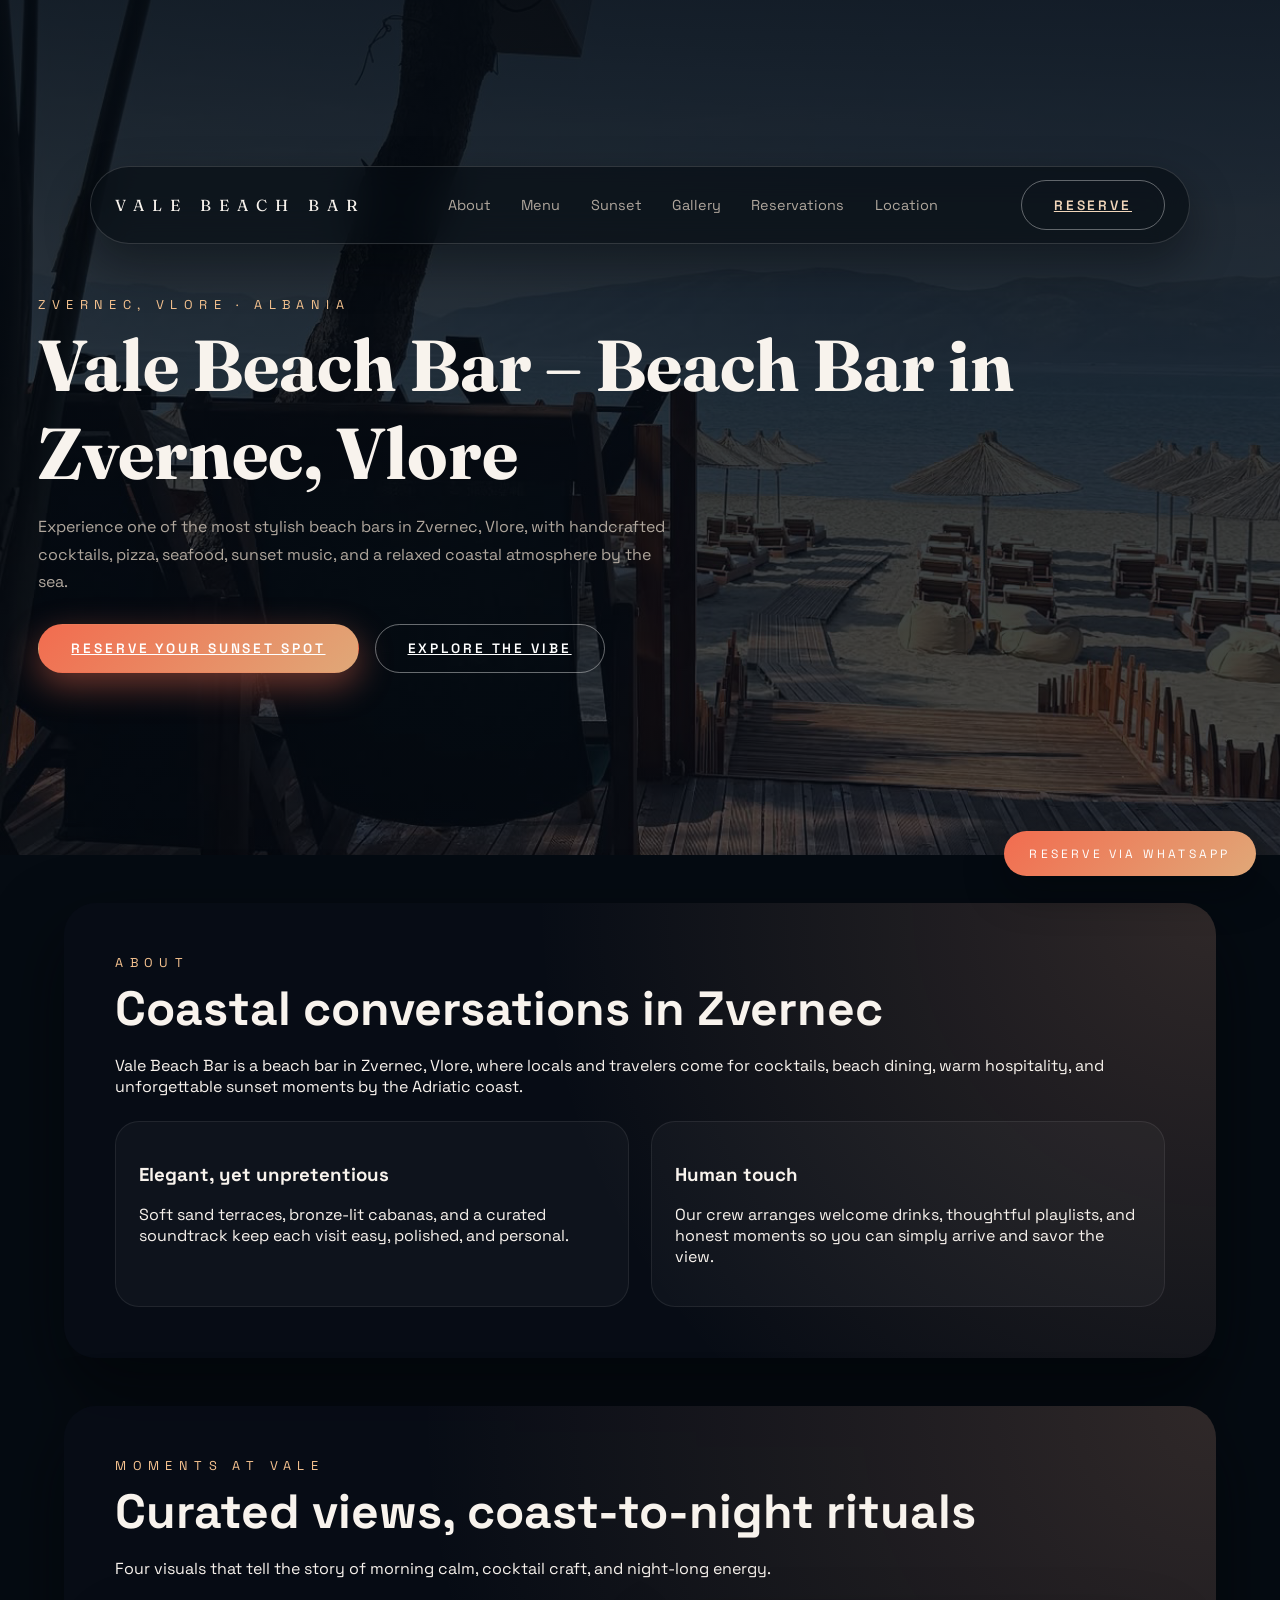
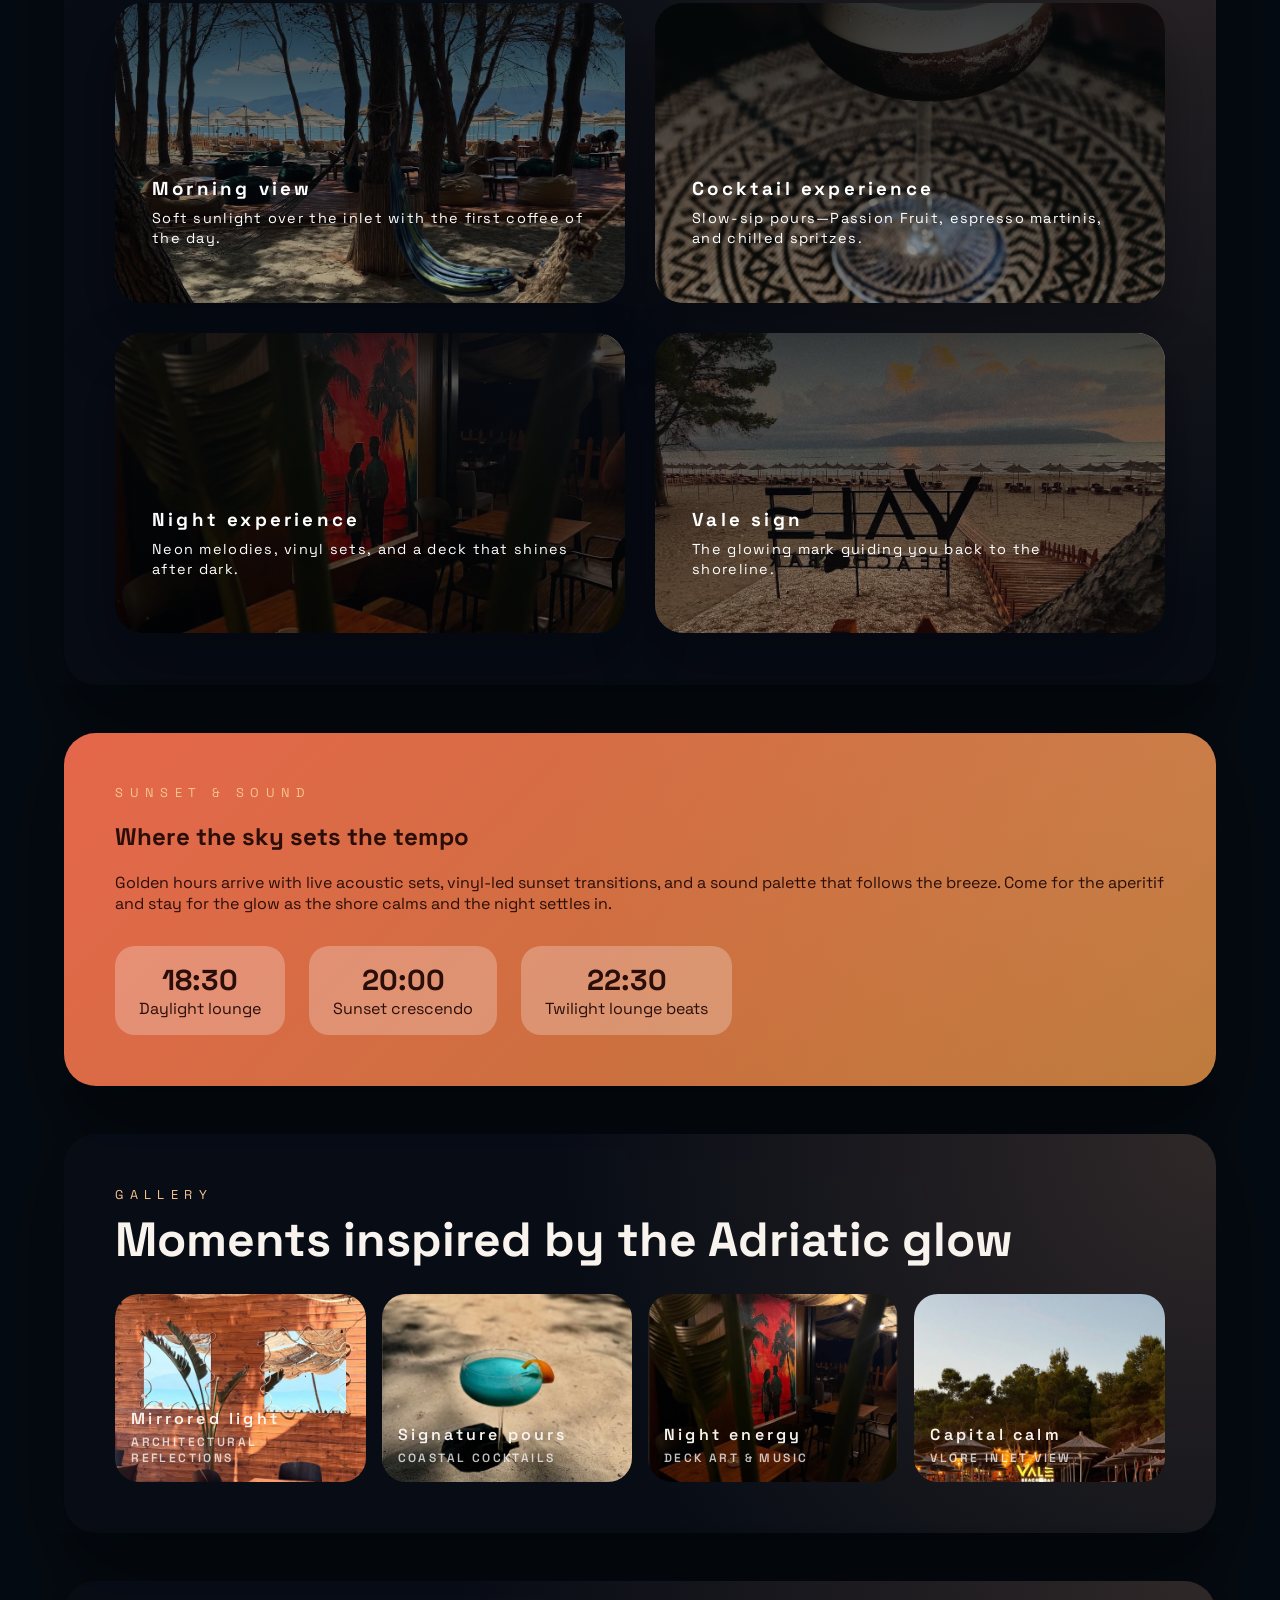
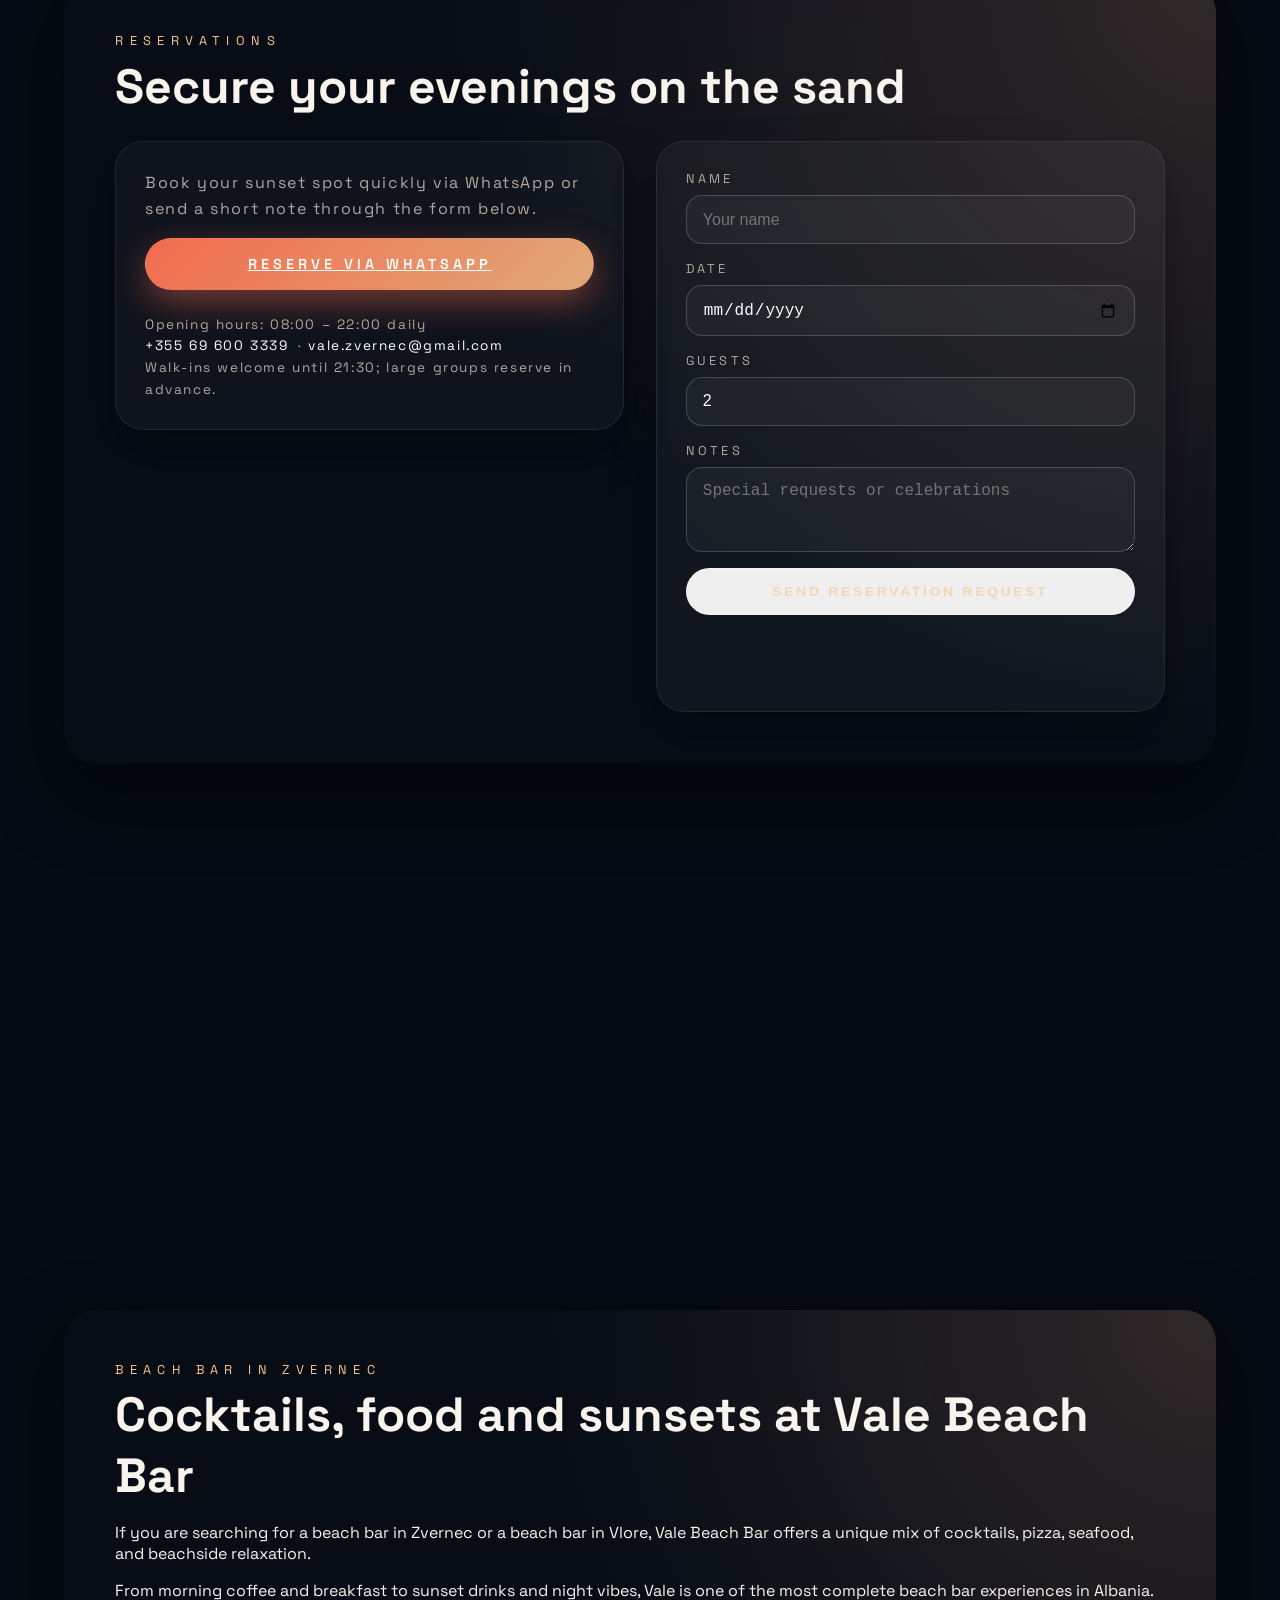
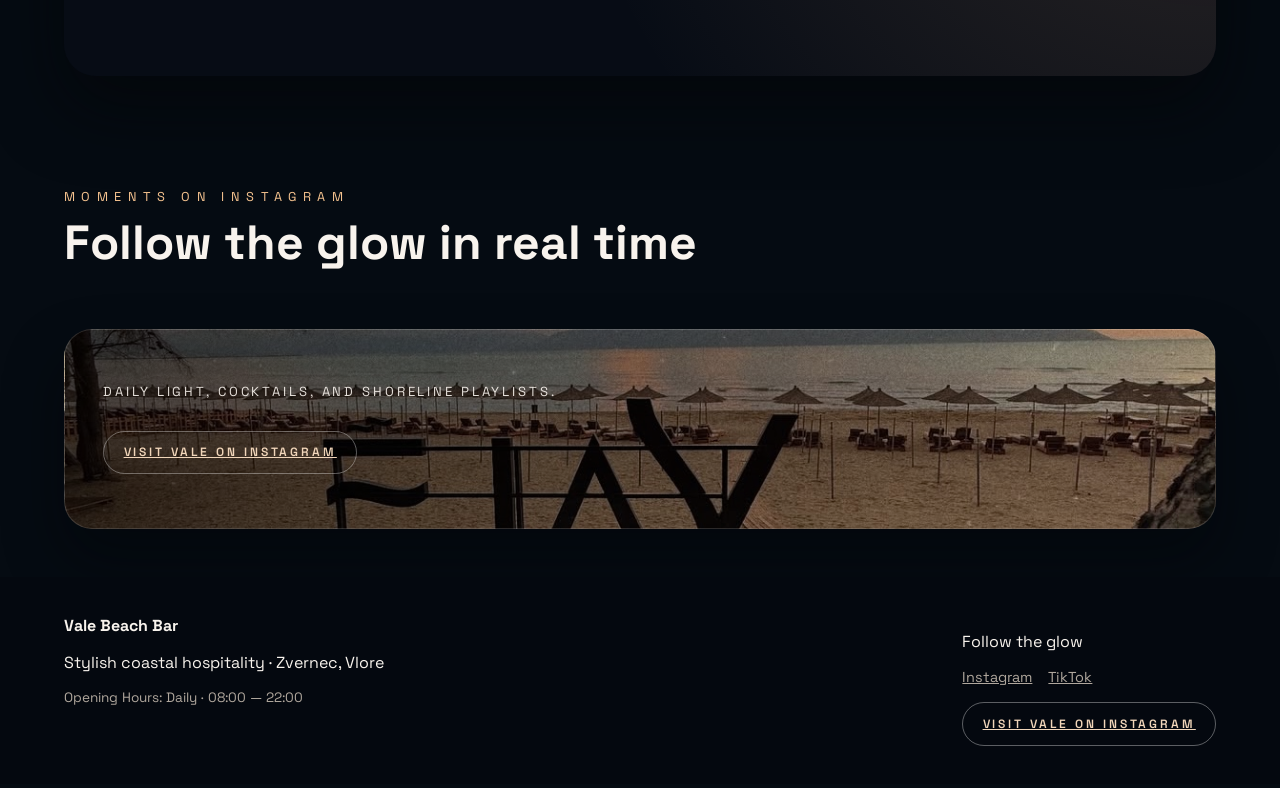
<file: index.html>
﻿<!DOCTYPE html>
<html lang="en">
<head>
  <meta charset="UTF-8" />
  <meta name="viewport" content="width=device-width, initial-scale=1.0" />

  <title>Vale Beach Bar | Beach Bar in Zvernec, Vlore Albania</title>
  <meta
    name="description"
    content="Vale Beach Bar is a beach bar in Zvernec, Vlore, Albania. Enjoy cocktails, pizza, seafood, sunset vibes and relaxed coastal hospitality near Narta Lagoon."
  />
  <link rel="canonical" href="https://valebeachbar.com/" />

  <meta name="google-site-verification" content="GKLmR2p6Ak19bA_Rp19M5chT8YZHTCaZN3icz0t9vqM" />
  <meta property="og:title" content="Vale Beach Bar | Beach Bar in Zvernec, Vlore Albania" />
  <meta property="og:description" content="Cocktails, pizza, seafood and sunset vibes in Zvernec, Vlore." />
  <meta property="og:type" content="website" />
  <meta property="og:url" content="https://valebeachbar.com/" />
  <meta property="og:image" content="https://valebeachbar.com/assets/images/vale-sign.jpeg" />

  <link rel="stylesheet" href="style.css" />
  <link rel="icon" href="assets/images/vale-sign.jpeg" type="image/jpeg" />

  <link rel="preconnect" href="https://fonts.googleapis.com" />
  <link rel="preconnect" href="https://fonts.gstatic.com" crossorigin />
  <link
    href="https://fonts.googleapis.com/css2?family=Fraunces:wght@400;600&family=Space+Grotesk:wght@400;500;600&display=swap"
    rel="stylesheet"
  />
</head>
<body>
  <header class="hero reveal" id="hero">
    <nav class="nav">
      <div class="logo">Vale Beach Bar</div>
      <div class="nav-links">
        <a href="#about">About</a>
        <a href="menu.html">Menu</a>
        <a href="#sunset">Sunset</a>
        <a href="#gallery">Gallery</a>
        <a href="#reservations">Reservations</a>
        <a href="#location">Location</a>
      </div>
      <div class="nav-actions">
        <a class="btn secondary" href="#reservations">Reserve</a>
      </div>
    </nav>

    <div class="hero-content">
      <p class="eyebrow">Zvernec, Vlore · Albania</p>
      <h1>Vale Beach Bar – Beach Bar in Zvernec, Vlore</h1>
      <p class="hero-sub">
        Experience one of the most stylish beach bars in Zvernec, Vlore, with handcrafted cocktails, pizza, seafood, sunset music, and a relaxed coastal atmosphere by the sea.
      </p>
      <div class="hero-cta">
        <a class="btn primary" href="#reservations">Reserve your sunset spot</a>
        <a class="btn ghost" href="#gallery">Explore the vibe</a>
      </div>
    </div>
  </header>

  <main>
    <div class="main-content">
      <section id="about" class="panel about reveal">
        <div class="section-heading">
          <p class="eyebrow">About</p>
          <h2>Coastal conversations in Zvernec</h2>
          <p>
            Vale Beach Bar is a beach bar in Zvernec, Vlore, where locals and travelers come for cocktails, beach dining, warm hospitality, and unforgettable sunset moments by the Adriatic coast.
          </p>
        </div>
        <div class="about-layout">
          <article>
            <h3>Elegant, yet unpretentious</h3>
            <p>
              Soft sand terraces, bronze-lit cabanas, and a curated soundtrack keep each visit easy, polished, and personal.
            </p>
          </article>
          <article>
            <h3>Human touch</h3>
            <p>
              Our crew arranges welcome drinks, thoughtful playlists, and honest moments so you can simply arrive and savor the view.
            </p>
          </article>
        </div>
      </section>

      <section id="experiences" class="panel experiences reveal">
        <div class="section-heading">
          <p class="eyebrow">Moments at Vale</p>
          <h2>Curated views, coast-to-night rituals</h2>
          <p>Four visuals that tell the story of morning calm, cocktail craft, and night-long energy.</p>
        </div>
        <div class="experiences-grid">
          <article class="experience-card morning" style="background-image: url('assets/images/deck-view.jpeg');">
            <div>
              <h3>Morning view</h3>
              <p>Soft sunlight over the inlet with the first coffee of the day.</p>
            </div>
          </article>
          <article class="experience-card cocktail" style="background-image: url('assets/images/espresso-martini.jpeg');">
            <div>
              <h3>Cocktail experience</h3>
              <p>Slow-sip pours—Passion Fruit, espresso martinis, and chilled spritzes.</p>
            </div>
          </article>
          <article class="experience-card night" style="background-image: url('assets/images/night-art.jpeg');">
            <div>
              <h3>Night experience</h3>
              <p>Neon melodies, vinyl sets, and a deck that shines after dark.</p>
            </div>
          </article>
          <article class="experience-card vale-sign" style="background-image: url('assets/images/vale-sign.jpeg');">
            <div>
              <h3>Vale sign</h3>
              <p>The glowing mark guiding you back to the shoreline.</p>
            </div>
          </article>
        </div>
      </section>

      <section id="sunset" class="panel sunset reveal">
        <div class="sunset-content">
          <p class="eyebrow">Sunset & Sound</p>
          <h2>Where the sky sets the tempo</h2>
          <p>
            Golden hours arrive with live acoustic sets, vinyl-led sunset transitions, and a sound palette that follows the breeze. Come for the aperitif and stay for the glow as the shore calms and the night settles in.
          </p>
          <div class="sunset-stats">
            <div>
              <strong>18:30</strong>
              <span>Daylight lounge</span>
            </div>
            <div>
              <strong>20:00</strong>
              <span>Sunset crescendo</span>
            </div>
            <div>
              <strong>22:30</strong>
              <span>Twilight lounge beats</span>
            </div>
          </div>
        </div>
      </section>

      <section id="gallery" class="panel gallery reveal">
        <div class="section-heading">
          <p class="eyebrow">Gallery</p>
          <h2>Moments inspired by the Adriatic glow</h2>
        </div>
        <div class="gallery-grid">
          <div class="gallery-card" style="background-image: url('assets/images/mirrors.jpeg');">
            <div class="gallery-label">
              <p>Mirrored light</p>
              <small>Architectural reflections</small>
            </div>
          </div>
          <div class="gallery-card" style="background-image: url('assets/images/blue-cocktail.jpeg');">
            <div class="gallery-label">
              <p>Signature pours</p>
              <small>Coastal cocktails</small>
            </div>
          </div>
          <div class="gallery-card" style="background-image: url('assets/images/night-art.jpeg');">
            <div class="gallery-label">
              <p>Night energy</p>
              <small>Deck art & music</small>
            </div>
          </div>
          <div class="gallery-card" style="background-image: url('assets/images/vale-distance.jpeg');">
            <div class="gallery-label">
              <p>Capital calm</p>
              <small>Vlore inlet view</small>
            </div>
          </div>
        </div>
      </section>

      <section id="reservations" class="panel reservations reveal">
        <div class="section-heading">
          <p class="eyebrow">Reservations</p>
          <h2>Secure your evenings on the sand</h2>
        </div>
        <div class="reservation-grid">
          <div class="reservation-aside">
            <p class="reservation-note">
              Book your sunset spot quickly via WhatsApp or send a short note through the form below.
            </p>
            <a
              class="btn primary whatsapp-btn big"
              href="https://wa.me/355696003339?text=Hello%2C%20I%E2%80%99d%20like%20to%20reserve%20a%20table%20at%20Vale%20Beach%20Bar."
              target="_blank"
              rel="noreferrer"
            >
              Reserve via WhatsApp
            </a>
            <div class="reservation-contact">
              <p>Opening hours: 08:00 – 22:00 daily</p>
              <p>
                <a href="tel:+355696003339">+355 69 600 3339</a> ·
                <a href="mailto:vale.zvernec@gmail.com">vale.zvernec@gmail.com</a>
              </p>
              <p>Walk-ins welcome until 21:30; large groups reserve in advance.</p>
            </div>
          </div>
          <form class="reservation-form" id="reservation-form">
            <label>
              Name
              <input type="text" name="name" placeholder="Your name" required />
            </label>
            <label>
              Date
              <input type="date" name="date" required />
            </label>
            <label>
              Guests
              <input type="number" name="guests" min="1" max="20" value="2" required />
            </label>
            <label>
              Notes
              <textarea name="notes" rows="3" placeholder="Special requests or celebrations"></textarea>
            </label>
            <button type="submit" class="btn secondary">Send reservation request</button>
            <p class="form-message" id="form-message"></p>
          </form>
        </div>
      </section>

      <section id="location" class="panel location reveal">
        <div class="section-heading">
          <p class="eyebrow">Location</p>
          <h2>Zvernec, Vlore · Coastal calm</h2>
          <p>Tucked between the Zvernec bridge and the Adriatic pine groves—reachable by road or private boat drop-off.</p>
        </div>
        <div class="location-grid">
          <article>
            <h3>Coordinates</h3>
            <p>40.4754° N · 19.3642° E</p>
          </article>
          <article>
            <h3>Hours</h3>
            <p>Daily · 08:00 — 22:00</p>
          </article>
          <article>
            <h3>Contact</h3>
            <p>
              <a href="tel:+355696003339">+355 69 600 3339</a> ·
              <a href="mailto:vale.zvernec@gmail.com">vale.zvernec@gmail.com</a>
            </p>
          </article>
        </div>
        <p class="location-map">
          <a href="https://maps.app.goo.gl/LsNTk4DazUUZAcBv6" target="_blank" rel="noopener noreferrer">View on Google Maps</a>
        </p>
      </section>

      <section class="panel seo-copy reveal">
        <div class="section-heading">
          <p class="eyebrow">Beach Bar in Zvernec</p>
          <h2>Cocktails, food and sunsets at Vale Beach Bar</h2>
          <p>
            If you are searching for a beach bar in Zvernec or a beach bar in Vlore, Vale Beach Bar offers a unique mix of cocktails, pizza, seafood, and beachside relaxation.
          </p>
          <p>
            From morning coffee and breakfast to sunset drinks and night vibes, Vale is one of the most complete beach bar experiences in Albania.
          </p>
        </div>
      </section>
    </div>
  </main>

  <section class="instagram-preview reveal">
    <div class="section-heading">
      <p class="eyebrow">Moments on Instagram</p>
      <h2>Follow the glow in real time</h2>
    </div>
    <div class="instagram-cta-block" style="background-image: linear-gradient(135deg, rgba(4, 7, 10, 0.7), rgba(4, 7, 10, 0.2)), url('assets/images/vale-sign.jpeg');">
      <div>
        <p>Daily light, cocktails, and shoreline playlists.</p>
        <a class="btn secondary instagram-cta" href="https://www.instagram.com/vale.zvernec" target="_blank" rel="noopener noreferrer">Visit Vale on Instagram</a>
      </div>
    </div>
  </section>

  <footer class="footer reveal">
    <div>
      <strong>Vale Beach Bar</strong>
      <p>Stylish coastal hospitality · Zvernec, Vlore</p>
      <p class="footer-hours">Opening Hours: Daily · 08:00 — 22:00</p>
    </div>
    <div>
      <p>Follow the glow</p>
      <div class="footer-socials">
        <a href="https://www.instagram.com/vale.zvernec" target="_blank" rel="noopener noreferrer">Instagram</a>
        <a href="https://www.tiktok.com/@vale.beach.bar" target="_blank" rel="noopener noreferrer">TikTok</a>
      </div>
      <a class="btn secondary instagram-cta" href="https://www.instagram.com/vale.zvernec" target="_blank" rel="noopener noreferrer">Visit Vale on Instagram</a>
    </div>
  </footer>

  <a
    class="float-whatsapp"
    href="https://wa.me/355696003339?text=Hello%2C%20I%E2%80%99d%20like%20to%20reserve%20a%20table%20at%20Vale%20Beach%20Bar."
    target="_blank"
    rel="noreferrer"
    aria-label="Message Vale Beach Bar on WhatsApp"
  >
    Reserve via WhatsApp
  </a>

  <script src="script.js"></script>
</body>
</html>
</file>
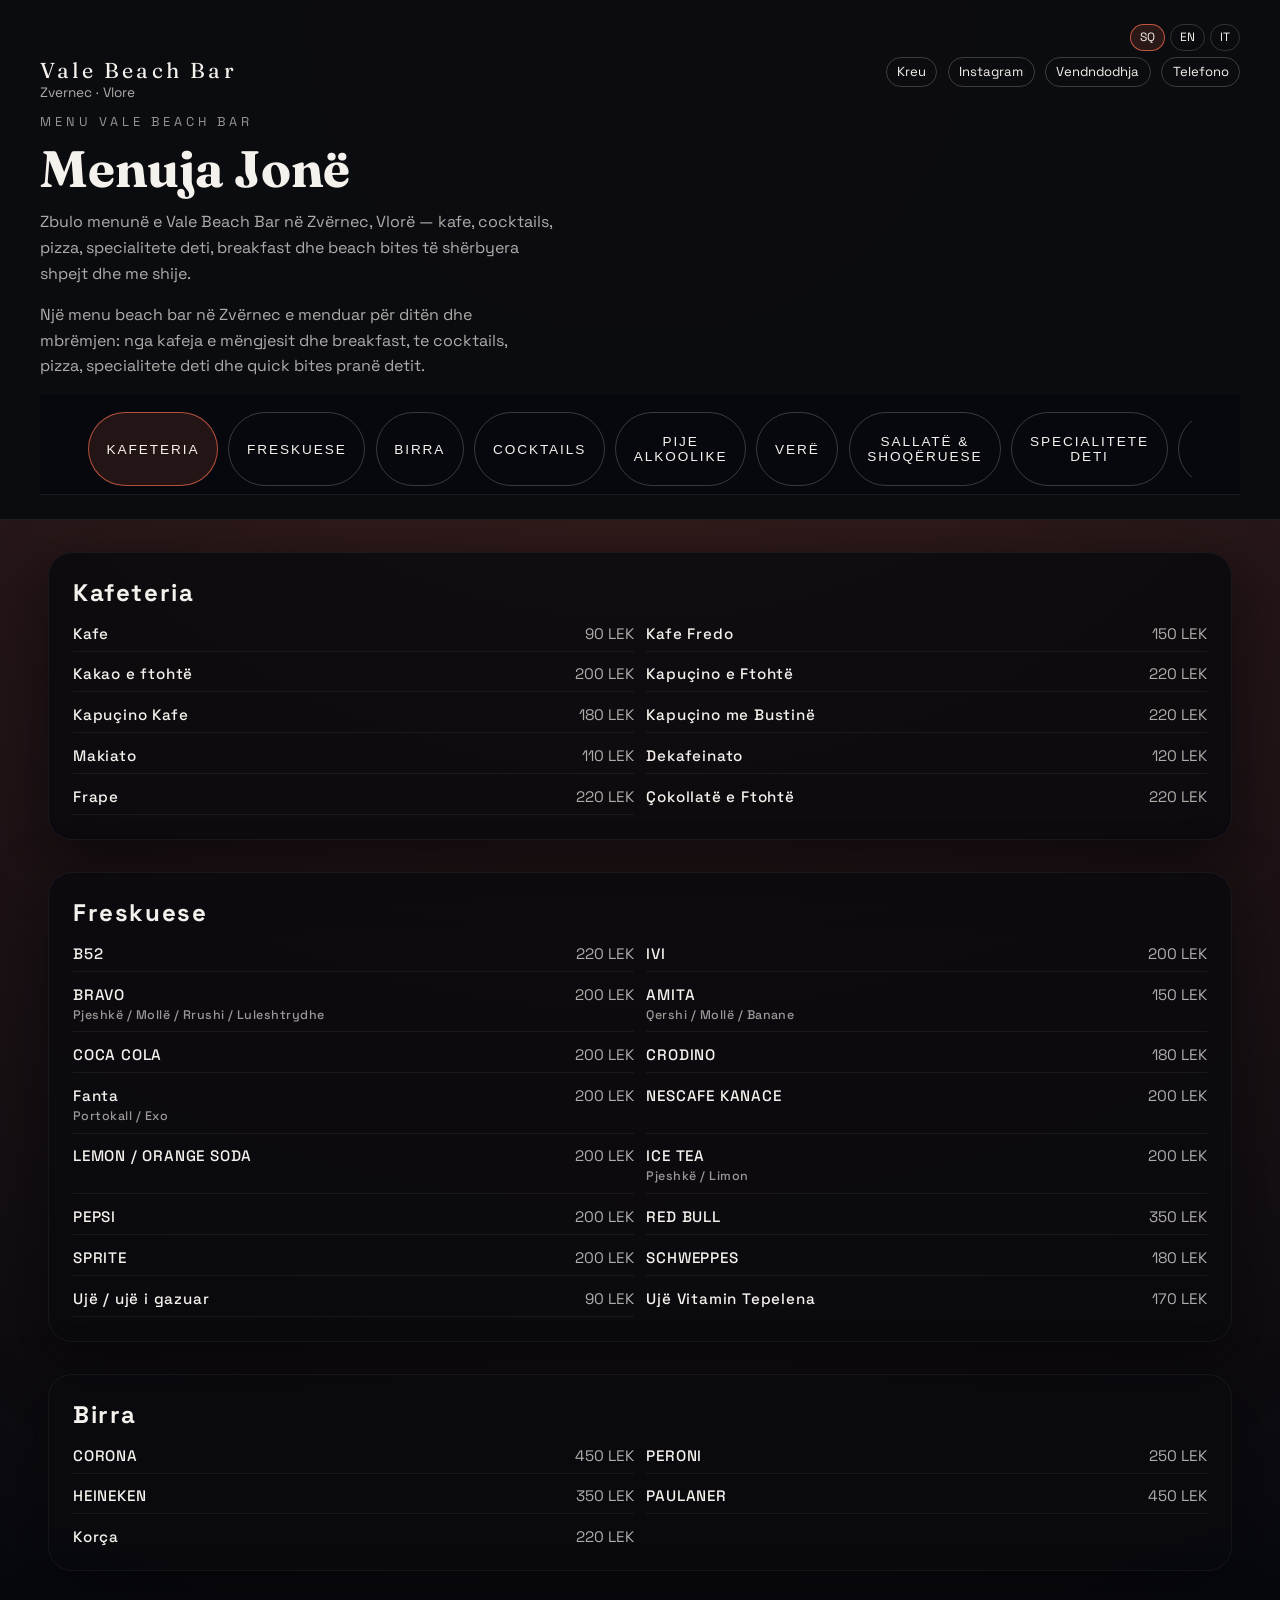
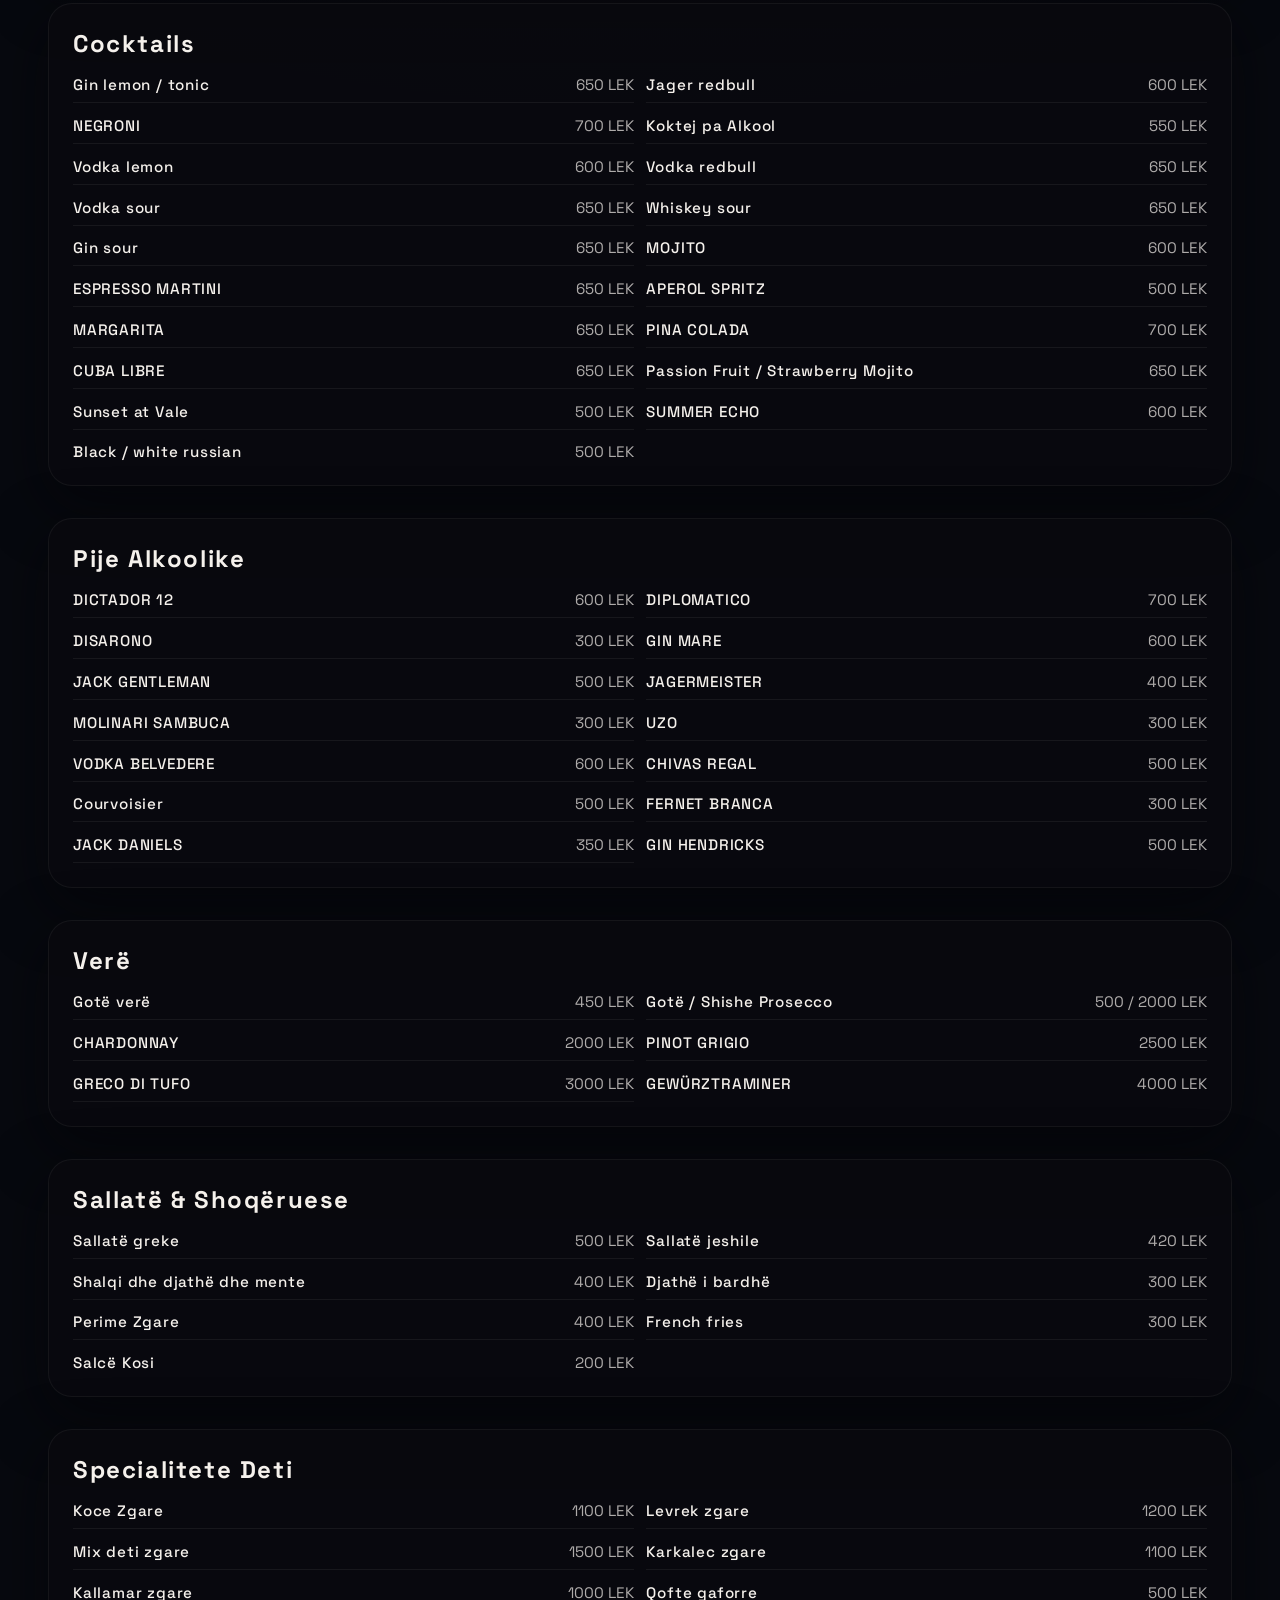
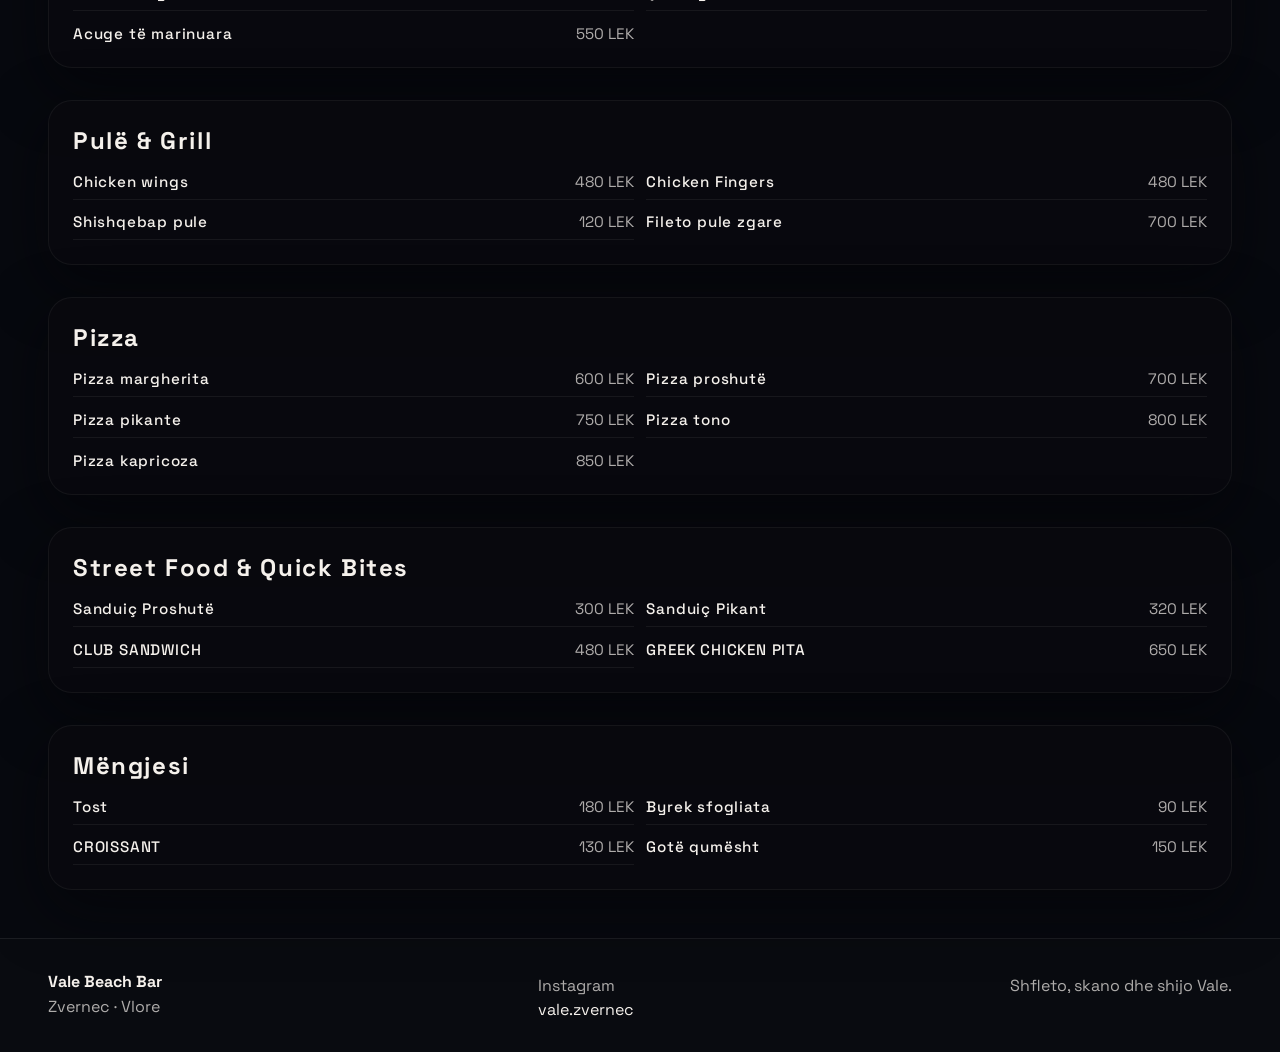
<file: menu.html>
<!DOCTYPE html>
<html lang="sq">
  <head>
    <meta charset="UTF-8" />
    <meta name="viewport" content="width=device-width, initial-scale=1.0" />

    <title>Vale Beach Bar Menu | Cocktails, Pizza & Seafood in Zvernec</title>
    <meta
      name="description"
      content="Explore the Vale Beach Bar menu in Zvernec, Vlore. Discover coffee, cocktails, pizza, seafood, breakfast and beach bites."
    />
    <link rel="canonical" href="https://valebeachbar.com/menu.html" />

    <meta property="og:title" content="Vale Beach Bar Menu | Cocktails, Pizza & Seafood in Zvernec" />
    <meta
      property="og:description"
      content="Coffee, cocktails, pizza, seafood, breakfast and beach bites at Vale Beach Bar in Zvernec."
    />
    <meta property="og:type" content="website" />
    <meta property="og:url" content="https://valebeachbar.com/menu.html" />
    <meta property="og:image" content="https://valebeachbar.com/assets/images/vale-sign.jpeg" />

    <link rel="stylesheet" href="menu.css" />
    <link rel="icon" href="assets/images/vale-sign.jpeg" type="image/jpeg" />
    <link rel="preconnect" href="https://fonts.googleapis.com" />
    <link rel="preconnect" href="https://fonts.gstatic.com" crossorigin />
    <link
      href="https://fonts.googleapis.com/css2?family=Fraunces:wght@500;600&family=Space+Grotesk:wght@400;500&display=swap"
      rel="stylesheet"
    />
  </head>
  <body>
    <header class="menu-header">
      <div class="language-bar">
        <div class="language-switcher" aria-label="Language switcher">
          <button class="lang-btn active" type="button" data-lang="sq">SQ</button>
          <button class="lang-btn" type="button" data-lang="en">EN</button>
          <button class="lang-btn" type="button" data-lang="it">IT</button>
        </div>
      </div>

      <div class="menu-top">
        <div class="menu-brand">
          <span class="logo">Vale Beach Bar</span>
          <p class="tagline">Zvernec · Vlore</p>
        </div>
        <nav class="menu-actions">
          <a href="index.html" data-i18n="nav.home">Kreu</a>
          <a href="https://www.instagram.com/vale.zvernec" target="_blank" rel="noreferrer">Instagram</a>
          <a
            href="https://maps.app.goo.gl/LsNTk4DazUUZAcBv6"
            target="_blank"
            rel="noreferrer"
            data-i18n="nav.location"
            >Vendndodhja</a
          >
          <a href="tel:+355696003339" data-i18n="nav.call">Telefono</a>
        </nav>
      </div>

      <div class="menu-hero">
        <p class="eyebrow" data-i18n="hero.eyebrow">Menu Vale Beach Bar</p>
        <h1 data-i18n="hero.menuTitle">Menuja Jonë</h1>
        <p class="hero-copy" data-i18n="hero.heroCopy">
          Zbulo menunë e Vale Beach Bar në Zvërnec, Vlorë — kafe, cocktails, pizza, specialitete deti, breakfast dhe beach bites të shërbyera shpejt dhe me shije.
        </p>
      </div>

      <div class="menu-hero">
        <p class="hero-copy">
          Një menu beach bar në Zvërnec e menduar për ditën dhe mbrëmjen: nga kafeja e mëngjesit dhe breakfast, te cocktails, pizza, specialitete deti dhe quick bites pranë detit.
        </p>
      </div>

      <div class="tabs-wrapper">
        <div class="category-tabs" id="categoryTabs">
          <button class="tab active" data-target="kafeteria" data-i18n="tabs.kafeteria">Kafeteria</button>
          <button class="tab" data-target="freskuese" data-i18n="tabs.freskuese">Freskuese</button>
          <button class="tab" data-target="birra" data-i18n="tabs.birra">Birra</button>
          <button class="tab" data-target="cocktails" data-i18n="tabs.cocktails">Cocktails</button>
          <button class="tab" data-target="pije-alkoolike" data-i18n="tabs.spirits">Pije Alkoolike</button>
          <button class="tab" data-target="vere" data-i18n="tabs.wine">Verë</button>
          <button class="tab" data-target="sallate-shoqeruese" data-i18n="tabs.salads">Sallatë &amp; Shoqëruese</button>
          <button class="tab" data-target="specialitete-deti" data-i18n="tabs.seafood">Specialitete Deti</button>
          <button class="tab" data-target="pule-grill" data-i18n="tabs.chicken">Pulë &amp; Grill</button>
          <button class="tab" data-target="pizza" data-i18n="tabs.pizza">Pizza</button>
          <button class="tab" data-target="street-food" data-i18n="tabs.streetfood">Street Food &amp; Quick Bites</button>
          <button class="tab" data-target="mengjesi" data-i18n="tabs.breakfast">Mëngjesi</button>
        </div>
      </div>
    </header>

    <main class="menu-main">
      <section id="kafeteria" class="menu-section">
        <div class="section-heading">
          <h2 data-i18n="tabs.kafeteria">Kafeteria</h2>
        </div>
        <div class="menu-grid">
          <article class="menu-item"><span>Kafe</span><span>90 LEK</span></article>
          <article class="menu-item"><span>Kafe Fredo</span><span>150 LEK</span></article>
          <article class="menu-item"><span>Kakao e ftohtë</span><span>200 LEK</span></article>
          <article class="menu-item"><span>Kapuçino e Ftohtë</span><span>220 LEK</span></article>
          <article class="menu-item"><span>Kapuçino Kafe</span><span>180 LEK</span></article>
          <article class="menu-item"><span>Kapuçino me Bustinë</span><span>220 LEK</span></article>
          <article class="menu-item"><span>Makiato</span><span>110 LEK</span></article>
          <article class="menu-item"><span>Dekafeinato</span><span>120 LEK</span></article>
          <article class="menu-item"><span>Frape</span><span>220 LEK</span></article>
          <article class="menu-item"><span>Çokollatë e Ftohtë</span><span>220 LEK</span></article>
        </div>
      </section>

      <section id="freskuese" class="menu-section">
        <div class="section-heading">
          <h2 data-i18n="tabs.freskuese">Freskuese</h2>
        </div>
        <div class="menu-grid">
          <article class="menu-item"><span>B52</span><span>220 LEK</span></article>
          <article class="menu-item"><span>IVI</span><span>200 LEK</span></article>
          <article class="menu-item"><span>BRAVO<small>Pjeshkë / Mollë / Rrushi / Luleshtrydhe</small></span><span>200 LEK</span></article>
          <article class="menu-item"><span>AMITA<small>Qershi / Mollë / Banane</small></span><span>150 LEK</span></article>
          <article class="menu-item"><span>COCA COLA</span><span>200 LEK</span></article>
          <article class="menu-item"><span>CRODINO</span><span>180 LEK</span></article>
          <article class="menu-item"><span>Fanta<small>Portokall / Exo</small></span><span>200 LEK</span></article>
          <article class="menu-item"><span>NESCAFE KANACE</span><span>200 LEK</span></article>
          <article class="menu-item"><span>LEMON / ORANGE SODA</span><span>200 LEK</span></article>
          <article class="menu-item"><span>ICE TEA<small>Pjeshkë / Limon</small></span><span>200 LEK</span></article>
          <article class="menu-item"><span>PEPSI</span><span>200 LEK</span></article>
          <article class="menu-item"><span>RED BULL</span><span>350 LEK</span></article>
          <article class="menu-item"><span>SPRITE</span><span>200 LEK</span></article>
          <article class="menu-item"><span>SCHWEPPES</span><span>180 LEK</span></article>
          <article class="menu-item"><span>Ujë / ujë i gazuar</span><span>90 LEK</span></article>
          <article class="menu-item"><span>Ujë Vitamin Tepelena</span><span>170 LEK</span></article>
        </div>
      </section>

      <section id="birra" class="menu-section">
        <div class="section-heading">
          <h2 data-i18n="tabs.birra">Birra</h2>
        </div>
        <div class="menu-grid">
          <article class="menu-item"><span>CORONA</span><span>450 LEK</span></article>
          <article class="menu-item"><span>PERONI</span><span>250 LEK</span></article>
          <article class="menu-item"><span>HEINEKEN</span><span>350 LEK</span></article>
          <article class="menu-item"><span>PAULANER</span><span>450 LEK</span></article>
          <article class="menu-item"><span>Korça</span><span>220 LEK</span></article>
        </div>
      </section>

      <section id="cocktails" class="menu-section">
        <div class="section-heading">
          <h2 data-i18n="tabs.cocktails">Cocktails</h2>
        </div>
        <div class="menu-grid">
          <article class="menu-item"><span>Gin lemon / tonic</span><span>650 LEK</span></article>
          <article class="menu-item"><span>Jager redbull</span><span>600 LEK</span></article>
          <article class="menu-item"><span>NEGRONI</span><span>700 LEK</span></article>
          <article class="menu-item"><span>Koktej pa Alkool</span><span>550 LEK</span></article>
          <article class="menu-item"><span>Vodka lemon</span><span>600 LEK</span></article>
          <article class="menu-item"><span>Vodka redbull</span><span>650 LEK</span></article>
          <article class="menu-item"><span>Vodka sour</span><span>650 LEK</span></article>
          <article class="menu-item"><span>Whiskey sour</span><span>650 LEK</span></article>
          <article class="menu-item"><span>Gin sour</span><span>650 LEK</span></article>
          <article class="menu-item"><span>MOJITO</span><span>600 LEK</span></article>
          <article class="menu-item"><span>ESPRESSO MARTINI</span><span>650 LEK</span></article>
          <article class="menu-item"><span>APEROL SPRITZ</span><span>500 LEK</span></article>
          <article class="menu-item"><span>MARGARITA</span><span>650 LEK</span></article>
          <article class="menu-item"><span>PINA COLADA</span><span>700 LEK</span></article>
          <article class="menu-item"><span>CUBA LIBRE</span><span>650 LEK</span></article>
          <article class="menu-item"><span>Passion Fruit / Strawberry Mojito</span><span>650 LEK</span></article>
          <article class="menu-item"><span>Sunset at Vale</span><span>500 LEK</span></article>
          <article class="menu-item"><span>SUMMER ECHO</span><span>600 LEK</span></article>
          <article class="menu-item"><span>Black / white russian</span><span>500 LEK</span></article>
        </div>
      </section>

      <section id="pije-alkoolike" class="menu-section">
        <div class="section-heading">
          <h2 data-i18n="tabs.spirits">Pije Alkoolike</h2>
        </div>
        <div class="menu-grid">
          <article class="menu-item"><span>DICTADOR 12</span><span>600 LEK</span></article>
          <article class="menu-item"><span>DIPLOMATICO</span><span>700 LEK</span></article>
          <article class="menu-item"><span>DISARONO</span><span>300 LEK</span></article>
          <article class="menu-item"><span>GIN MARE</span><span>600 LEK</span></article>
          <article class="menu-item"><span>JACK GENTLEMAN</span><span>500 LEK</span></article>
          <article class="menu-item"><span>JAGERMEISTER</span><span>400 LEK</span></article>
          <article class="menu-item"><span>MOLINARI SAMBUCA</span><span>300 LEK</span></article>
          <article class="menu-item"><span>UZO</span><span>300 LEK</span></article>
          <article class="menu-item"><span>VODKA BELVEDERE</span><span>600 LEK</span></article>
          <article class="menu-item"><span>CHIVAS REGAL</span><span>500 LEK</span></article>
          <article class="menu-item"><span>Courvoisier</span><span>500 LEK</span></article>
          <article class="menu-item"><span>FERNET BRANCA</span><span>300 LEK</span></article>
          <article class="menu-item"><span>JACK DANIELS</span><span>350 LEK</span></article>
          <article class="menu-item"><span>GIN HENDRICKS</span><span>500 LEK</span></article>
        </div>
      </section>

      <section id="vere" class="menu-section">
        <div class="section-heading">
          <h2 data-i18n="tabs.wine">Verë</h2>
        </div>
        <div class="menu-grid">
          <article class="menu-item"><span>Gotë verë</span><span>450 LEK</span></article>
          <article class="menu-item"><span>Gotë / Shishe Prosecco</span><span>500 / 2000 LEK</span></article>
          <article class="menu-item"><span>CHARDONNAY</span><span>2000 LEK</span></article>
          <article class="menu-item"><span>PINOT GRIGIO</span><span>2500 LEK</span></article>
          <article class="menu-item"><span>GRECO DI TUFO</span><span>3000 LEK</span></article>
          <article class="menu-item"><span>GEWÜRZTRAMINER</span><span>4000 LEK</span></article>
        </div>
      </section>

      <section id="sallate-shoqeruese" class="menu-section">
        <div class="section-heading">
          <h2 data-i18n="tabs.salads">Sallatë &amp; Shoqëruese</h2>
        </div>
        <div class="menu-grid">
          <article class="menu-item"><span>Sallatë greke</span><span>500 LEK</span></article>
          <article class="menu-item"><span>Sallatë jeshile</span><span>420 LEK</span></article>
          <article class="menu-item"><span>Shalqi dhe djathë dhe mente</span><span>400 LEK</span></article>
          <article class="menu-item"><span>Djathë i bardhë</span><span>300 LEK</span></article>
          <article class="menu-item"><span>Perime Zgare</span><span>400 LEK</span></article>
          <article class="menu-item"><span>French fries</span><span>300 LEK</span></article>
          <article class="menu-item"><span>Salcë Kosi</span><span>200 LEK</span></article>
        </div>
      </section>

      <section id="specialitete-deti" class="menu-section">
        <div class="section-heading">
          <h2 data-i18n="tabs.seafood">Specialitete Deti</h2>
        </div>
        <div class="menu-grid">
          <article class="menu-item"><span>Koce Zgare</span><span>1100 LEK</span></article>
          <article class="menu-item"><span>Levrek zgare</span><span>1200 LEK</span></article>
          <article class="menu-item"><span>Mix deti zgare </span><span>1500 LEK</span></article>
          <article class="menu-item"><span>Karkalec zgare</span><span>1100 LEK</span></article>
          <article class="menu-item"><span>Kallamar zgare</span><span>1000 LEK</span></article>
          <article class="menu-item"><span>Qofte gaforre</span><span>500 LEK</span></article>
          <article class="menu-item"><span>Acuge të marinuara</span><span>550 LEK</span></article>
        </div>
      </section>

      <section id="pule-grill" class="menu-section">
        <div class="section-heading">
          <h2 data-i18n="tabs.chicken">Pulë &amp; Grill</h2>
        </div>
        <div class="menu-grid">
          <article class="menu-item"><span>Chicken wings</span><span>480 LEK</span></article>
          <article class="menu-item"><span>Chicken Fingers</span><span>480 LEK</span></article>
          <article class="menu-item"><span>Shishqebap pule</span><span>120 LEK</span></article>
          <article class="menu-item"><span>Fileto pule zgare</span><span>700 LEK</span></article>
        </div>
      </section>

      <section id="pizza" class="menu-section">
        <div class="section-heading">
          <h2 data-i18n="tabs.pizza">Pizza</h2>
        </div>
        <div class="menu-grid">
          <article class="menu-item"><span>Pizza margherita</span><span>600 LEK</span></article>
          <article class="menu-item"><span>Pizza proshutë</span><span>700 LEK</span></article>
          <article class="menu-item"><span>Pizza pikante</span><span>750 LEK</span></article>
          <article class="menu-item"><span>Pizza tono</span><span>800 LEK</span></article>
          <article class="menu-item"><span>Pizza kapricoza</span><span>850 LEK</span></article>
        </div>
      </section>

      <section id="street-food" class="menu-section">
        <div class="section-heading">
          <h2 data-i18n="tabs.streetfood">Street Food &amp; Quick Bites</h2>
        </div>
        <div class="menu-grid">
          <article class="menu-item"><span>Sanduiç Proshutë</span><span>300 LEK</span></article>
          <article class="menu-item"><span>Sanduiç Pikant</span><span>320 LEK</span></article>
          <article class="menu-item"><span>CLUB SANDWICH</span><span>480 LEK</span></article>
          <article class="menu-item"><span>GREEK CHICKEN PITA</span><span>650 LEK</span></article>
        </div>
      </section>

      <section id="mengjesi" class="menu-section">
        <div class="section-heading">
          <h2 data-i18n="tabs.breakfast">Mëngjesi</h2>
        </div>
        <div class="menu-grid">
          <article class="menu-item"><span>Tost</span><span>180 LEK</span></article>
          <article class="menu-item"><span>Byrek sfogliata</span><span>90 LEK</span></article>
          <article class="menu-item"><span>CROISSANT</span><span>130 LEK</span></article>
          <article class="menu-item"><span>Gotë qumësht</span><span>150 LEK</span></article>
        </div>
      </section>

    </main>

    <footer class="menu-footer">
      <div>
        <strong>Vale Beach Bar</strong>
        <p>Zvernec · Vlore</p>
      </div>
      <div>
        <p>Instagram</p>
        <a href="https://www.instagram.com/vale.zvernec" target="_blank" rel="noreferrer">vale.zvernec</a>
      </div>
      <div>
        <p data-i18n="footer.line">Shfleto, skano dhe shijo Vale.</p>
      </div>
    </footer>

    <script src="menu.js"></script>
  </body>
</html>
</file>
<file: style.css>
:root {
  font-family: "Space Grotesk", system-ui, -apple-system, sans-serif;
  color: #f8f3ed;
  --sea: #050b12;
  --sand: #f1d6ba;
  --bronze: #c57d3a;
  --sunset: #f26c4f;
  --horizon: #e0a878;
  --accent: #f7c490;
  --muted: #b0a79d;
}

* {
  box-sizing: border-box;
}

body {
  margin: 0;
  background: var(--sea);
  color: var(--text, #f8f3ed);
  min-height: 100vh;
}

a {
  color: inherit;
}

.hero {
  padding: 3rem clamp(1.5rem, 3vw, 3.5rem) 4rem;
  min-height: 95vh;
  display: flex;
  flex-direction: column;
  justify-content: center;
  align-items: stretch;
  gap: 2rem;
  position: relative;
  background-image: linear-gradient(180deg, rgba(5, 11, 18, 0.9), rgba(5, 11, 18, 0.7)),
    url('assets/images/morning-view.jpeg');
  background-size: cover;
  background-position: center;
}

.nav {
  position: sticky;
  top: 1rem;
  z-index: 20;
  display: flex;
  align-items: center;
  justify-content: space-between;
  gap: 1rem;
  padding: 0.85rem 1.5rem;
  margin: 0 auto 1.25rem;
  width: min(1100px, 100%);
  border-radius: 999px;
  background: rgba(5, 11, 18, 0.65);
  border: 1px solid rgba(255, 255, 255, 0.15);
  box-shadow: 0 20px 45px rgba(3, 5, 7, 0.4);
  backdrop-filter: blur(18px);
  transition: transform 0.3s ease, box-shadow 0.3s ease, background 0.3s ease;
}

.nav:hover {
  background: rgba(8, 14, 25, 0.8);
  box-shadow: 0 25px 50px rgba(3, 5, 7, 0.5);
}

.logo {
  font-family: "Fraunces", serif;
  letter-spacing: 0.5rem;
  font-size: 1rem;
  text-transform: uppercase;
}

.nav-links {
  display: flex;
  gap: 1.1rem;
  font-size: 0.9rem;
  flex-wrap: wrap;
}

.nav-links a {
  color: var(--muted);
  text-decoration: none;
  padding: 0.35rem 0.4rem;
  position: relative;
  transition: color 0.3s ease;
}

.nav-links a::after {
  content: '';
  position: absolute;
  left: 0;
  bottom: -0.25rem;
  width: 100%;
  height: 2px;
  background: var(--accent);
  transform: scaleX(0);
  transform-origin: center;
  transition: transform 0.3s ease;
}

.nav-links a:hover {
  color: #fff;
}

.nav-links a:hover::after {
  transform: scaleX(1);
}

 .hero-content h1 {
  font-family: "Fraunces", serif;
  font-size: clamp(3rem, 6vw, 4.5rem);
  margin: 0.5rem 0;
}

.hero-sub {
  max-width: 640px;
  color: var(--muted);
  line-height: 1.7;
}

.hero-cta {
  margin-top: 1.8rem;
  display: flex;
  flex-wrap: wrap;
  gap: 1rem;
}

.hero-figure {
  position: absolute;
  bottom: 2rem;
  right: clamp(1rem, 5vw, 3rem);
  border-radius: 20px;
  padding: 1.5rem;
  background: rgba(5, 11, 18, 0.85);
  border: 1px dashed rgba(255, 255, 255, 0.5);
  max-width: 250px;
  text-align: right;
  font-size: 0.85rem;
  letter-spacing: 0.2rem;
}

.hero-figure span {
  display: block;
  color: var(--muted);
  text-transform: uppercase;
}

.btn {
  border-radius: 999px;
  padding: 0.95rem 2rem;
  border: 1px solid transparent;
  text-transform: uppercase;
  letter-spacing: 0.18rem;
  font-size: 0.85rem;
  font-weight: 600;
  transition: transform 0.35s ease, box-shadow 0.35s ease, background 0.35s ease;
  display: inline-flex;
  align-items: center;
  justify-content: center;
}

.btn.primary {
  background: linear-gradient(135deg, var(--sunset), var(--horizon));
  box-shadow: 0 12px 35px rgba(242, 108, 79, 0.45);
  color: #fff;
}

.btn.secondary {
  color: var(--sand);
  border-color: rgba(255, 255, 255, 0.35);
}

.btn.ghost {
  background: transparent;
  border-color: rgba(255, 255, 255, 0.4);
  color: #fff;
}

.btn:hover {
  transform: translateY(-4px) scale(1.01);
}

.btn.primary:hover {
  box-shadow: 0 18px 45px rgba(242, 108, 79, 0.55);
}

.btn.secondary:hover {
  border-color: rgba(255, 255, 255, 0.6);
  color: #fff;
}

.btn.ghost:hover {
  border-color: rgba(255, 255, 255, 0.7);
}

.main-content {
  max-width: 1200px;
  margin: 0 auto;
  padding: 3rem 1.5rem 4rem;
  display: flex;
  flex-direction: column;
  gap: 3rem;
}

main {
  display: flex;
  justify-content: center;
}

.section-heading {
  margin-bottom: 1.5rem;
}

.section-heading h2 {
  font-size: clamp(2rem, 4vw, 3rem);
  margin: 0.4rem 0;
}

.eyebrow {
  font-size: 0.8rem;
  letter-spacing: 0.4rem;
  text-transform: uppercase;
  color: var(--accent);
  margin: 0;
}

.panel {
  background: rgba(8, 13, 23, 0.9);
  border-radius: 32px;
  padding: clamp(2.2rem, 4vw, 3.8rem);
  position: relative;
  overflow: hidden;
  box-shadow: 0 30px 70px rgba(3, 5, 7, 0.6);
}

.panel::after {
  content: '';
  position: absolute;
  inset: 0;
  background: radial-gradient(circle at top right, rgba(229, 173, 128, 0.18), transparent 55%);
  pointer-events: none;
}

.panel > * {
  position: relative;
  z-index: 1;
}

.about-layout {
  display: grid;
  grid-template-columns: repeat(auto-fit, minmax(220px, 1fr));
  gap: 1.4rem;
}

.about-layout article {
  padding: 1.4rem;
  border-radius: 24px;
  background: rgba(255, 255, 255, 0.03);
  border: 1px solid rgba(255, 255, 255, 0.08);
}

.menu-grid {
  display: grid;
  grid-template-columns: repeat(auto-fit, minmax(200px, 1fr));
  gap: 1.5rem;
}

.menu-grid article {
  padding: 1.6rem;
  border-radius: 26px;
  background: rgba(255, 255, 255, 0.04);
  border: 1px solid rgba(255, 255, 255, 0.08);
  transition: transform 0.4s ease, box-shadow 0.4s ease, border-color 0.4s ease;
}

.menu-grid h3 {
  margin-top: 0;
  letter-spacing: 0.1rem;
}

.menu-grid p {
  color: var(--muted);
  line-height: 1.6;
}

.menu-grid article:hover {
  transform: translateY(-6px);
  border-color: rgba(247, 184, 134, 0.7);
  box-shadow: 0 14px 40px rgba(3, 5, 7, 0.3);
}

.experiences {
  padding-bottom: 2rem;
}

.experiences-grid {
  display: grid;
  grid-template-columns: repeat(2, minmax(260px, 1fr));
  gap: clamp(1.75rem, 2.4vw, 2.6rem);
  margin-bottom: 1.25rem;
}

.experience-card {
  min-height: 300px;
  border-radius: 28px;
  position: relative;
  overflow: hidden;
  padding: 2.2rem 2.3rem 2.5rem;
  color: #fff;
  display: flex;
  align-items: flex-end;
  justify-content: flex-start;
  box-shadow: 0 30px 60px rgba(3, 5, 7, 0.35);
  background-size: 103%;
  background-position: center;
  text-transform: none;
  transition: transform 0.4s ease, box-shadow 0.4s ease, background-size 0.4s ease, filter 0.4s ease;
}

.experience-card h3 {
  margin: 0;
  letter-spacing: 0.2rem;
}

.experience-card p {
  margin-top: 0.5rem;
  font-size: 0.9rem;
  letter-spacing: 0.08rem;
  line-height: 1.4;
}

.experience-card::after {
  content: '';
  position: absolute;
  inset: 0;
  background: linear-gradient(180deg, rgba(4, 7, 10, 0.75), rgba(4, 7, 10, 0.25));
  pointer-events: none;
  transition: opacity 0.3s ease;
}
.experiences-grid article div,
.experience-card div {
  position: relative;
  z-index: 1;
}

.experiences-grid article:hover,
.experience-card:hover {
  transform: translateY(-6px);
  box-shadow: 0 33px 70px rgba(3, 5, 7, 0.45);
  background-size: 105%;
}

.experience-card:hover::after {
  opacity: 0.95;
}

.sunset {
  background: linear-gradient(135deg, rgba(242, 108, 79, 0.95), rgba(196, 125, 58, 0.95));
  color: #2b0e09;
}

.sunset-stats {
  display: flex;
  gap: 1.5rem;
  flex-wrap: wrap;
  margin-top: 2rem;
}

.sunset-stats div {
  background: rgba(255, 255, 255, 0.25);
  border-radius: 20px;
  padding: 1rem 1.5rem;
  min-width: 150px;
  text-align: center;
}

.sunset-stats strong {
  display: block;
  font-size: 1.8rem;
}

.gallery-grid {
  display: grid;
  grid-template-columns: repeat(auto-fit, minmax(200px, 1fr));
  gap: 1rem;
}

.gallery-card {
  aspect-ratio: 4 / 3;
  border-radius: 24px;
  background-size: cover;
  background-position: center;
  display: flex;
  align-items: flex-end;
  padding: 1rem;
  font-weight: 600;
  transition: transform 0.4s ease, box-shadow 0.4s ease;
  position: relative;
  overflow: hidden;
}

.gallery-card:hover {
  transform: translateY(-8px) scale(1.02);
  box-shadow: 0 18px 35px rgba(3, 5, 7, 0.35);
}

.gallery-card::after {
  content: '';
  position: absolute;
  inset: 0;
  background: linear-gradient(180deg, rgba(12, 18, 30, 0.45), rgba(5, 11, 18, 0.8));
  opacity: 0;
  transition: opacity 0.4s ease;
}

.gallery-card:hover::after {
  opacity: 1;
}

.gallery-card .gallery-label {
  position: relative;
  z-index: 1;
  text-align: left;
}

.gallery-card .gallery-label small {
  display: block;
  margin-top: 0.3rem;
  font-size: 0.75rem;
  letter-spacing: 0.15rem;
  text-transform: uppercase;
  color: rgba(255, 255, 255, 0.75);
}

.gallery-card .gallery-label p {
  margin: 0;
  font-size: 1rem;
  letter-spacing: 0.2rem;
}

.reservation-grid {
  display: grid;
  grid-template-columns: repeat(auto-fit, minmax(280px, 1fr));
  gap: 2rem;
  align-items: start;
}

.reservation-note {
  font-size: 1rem;
  line-height: 1.6;
  color: #fff;
  letter-spacing: 0.1rem;
  margin: 0 0 1rem;
}

.reservation-form {
  display: grid;
  gap: 1rem;
  background: rgba(255, 255, 255, 0.04);
  border-radius: 28px;
  padding: 1.8rem;
  border: 1px solid rgba(255, 255, 255, 0.08);
  box-shadow: 0 20px 40px rgba(3, 5, 7, 0.35);
}

.reservation-aside {
  background: rgba(255, 255, 255, 0.03);
  border-radius: 28px;
  border: 1px solid rgba(255, 255, 255, 0.08);
  padding: 1.8rem;
  display: flex;
  flex-direction: column;
  gap: 1rem;
  box-shadow: 0 20px 40px rgba(3, 5, 7, 0.35);
}

.reservation-aside p {
  color: var(--muted);
  line-height: 1.6;
  margin: 0;
}

.reservation-contact {
  margin-top: 0.5rem;
  font-size: 0.85rem;
  letter-spacing: 0.1rem;
  color: rgba(255, 255, 255, 0.8);
}

.reservation-contact a {
  color: #fff;
  text-decoration: none;
  margin-right: 0.25rem;
}

.reservation-contact a:hover {
  text-decoration: underline;
}

.whatsapp-btn {
  justify-content: center;
  text-align: center;
  width: 100%;
}

.whatsapp-btn.big {
  font-size: 0.9rem;
  padding: 1rem 1.4rem;
  letter-spacing: 0.25rem;
}

.reservation-form label {
  font-size: 0.8rem;
  letter-spacing: 0.2rem;
  text-transform: uppercase;
  color: var(--muted);
  display: flex;
  flex-direction: column;
  gap: 0.5rem;
}

.reservation-form input,
.reservation-form textarea {
  border-radius: 16px;
  border: 1px solid rgba(255, 255, 255, 0.18);
  background: rgba(255, 255, 255, 0.04);
  padding: 0.9rem 1rem;
  color: #fff;
  font-size: 1rem;
}

.reservation-highlight {
  padding: 1.4rem;
  border-radius: 24px;
  background: rgba(255, 255, 255, 0.04);
  border: 1px solid rgba(255, 255, 255, 0.08);
  color: var(--muted);
  line-height: 1.6;
}

.reservation-highlight a {
  color: #fff;
  border-bottom: 1px solid rgba(255, 255, 255, 0.4);
}

.form-message {
  min-height: 1.2rem;
  color: var(--accent);
}

.location-grid {
  display: grid;
  grid-template-columns: repeat(auto-fit, minmax(200px, 1fr));
  gap: 1.2rem;
}

.location-grid article {
  padding: 1.4rem;
  border-radius: 20px;
  background: rgba(255, 255, 255, 0.03);
  border: 1px solid rgba(255, 255, 255, 0.08);
}

.location-grid h3 {
  margin-top: 0;
}

.footer {
  padding: 2.4rem clamp(1.5rem, 5vw, 4.5rem);
  display: flex;
  justify-content: space-between;
  flex-wrap: wrap;
  gap: 1.5rem;
  background: #04080f;
  position: relative;
  z-index: 1;
}

.instagram-preview {
  padding: 3rem clamp(1.5rem, 5vw, 4.5rem);
  display: flex;
  flex-direction: column;
  gap: 1.6rem;
}

.instagram-cta-block {
  border-radius: 28px;
  border: 1px solid rgba(255, 255, 255, 0.15);
  background-size: cover;
  background-position: center;
  background-blend-mode: multiply;
  padding: clamp(1.8rem, 3vw, 2.8rem);
  min-height: 200px;
  display: flex;
  align-items: center;
  box-shadow: 0 30px 60px rgba(3, 5, 7, 0.45);
}

.instagram-cta-block div {
  max-width: 520px;
}

.instagram-cta-block p {
  margin: 0 0 0.9rem;
  letter-spacing: 0.18rem;
  font-size: 0.82rem;
  text-transform: uppercase;
  color: rgba(248, 243, 237, 0.9);
}


.footer-hours {
  margin: 0.2rem 0 0;
  font-size: 0.85rem;
  color: var(--muted);
}

.instagram-cta {
  margin-top: 1rem;
  border-color: rgba(255, 255, 255, 0.35);
  font-size: 0.75rem;
  padding: 0.8rem 1.2rem;
}

.location-map {
  margin-top: 1.2rem;
}

.location-map a {
  color: var(--accent);
  border-bottom: 1px solid rgba(247, 180, 144, 0.4);
  padding-bottom: 0.1rem;
}

.footer-socials {
  display: flex;
  gap: 1rem;
}

.footer-socials a {
  font-size: 0.9rem;
  color: var(--muted);
  transition: color 0.2s ease;
}

.footer-socials a:hover {
  color: var(--accent);
}

.float-whatsapp {
  position: fixed;
  bottom: 1.5rem;
  right: 1.5rem;
  padding: 0.9rem 1.6rem;
  border-radius: 999px;
  background: linear-gradient(135deg, var(--sunset), var(--horizon));
  color: #fff;
  letter-spacing: 0.2rem;
  font-size: 0.75rem;
  text-transform: uppercase;
  border: none;
  box-shadow: 0 15px 40px rgba(3, 5, 7, 0.4);
  transition: transform 0.3s ease, box-shadow 0.3s ease;
  z-index: 50;
  text-decoration: none;
  display: inline-flex;
  align-items: center;
  justify-content: center;
}

.float-whatsapp:hover {
  transform: translateY(-4px);
  box-shadow: 0 20px 45px rgba(3, 5, 7, 0.45);
}

@media (max-width: 700px) {
  .instagram-cta-block {
    flex-direction: column;
    align-items: flex-start;
    gap: 1rem;
  }
}

@media (max-width: 600px) {
  .float-whatsapp {
    bottom: 1rem;
    right: 1rem;
    padding: 0.8rem 1.2rem;
    font-size: 0.7rem;
  }
}

@media (max-width: 900px) {
  .nav {
    flex-direction: column;
  }

  .nav-links {
    flex-wrap: wrap;
    justify-content: center;
  }

  .experiences-grid {
    grid-template-columns: 1fr;
  }
}

@media (max-width: 600px) {
  .panel {
    padding: 2rem;
  }

  .hero {
    padding-top: 3rem;
  }

  .hero-cta {
    flex-direction: column;
  }
}

@media (max-width: 768px) {
  .nav {
    top: 0.6rem;
    border-radius: 24px;
    padding: 0.7rem 1rem;
  }

  .hero-figure {
    position: relative;
    bottom: auto;
    right: auto;
    border-radius: 20px;
    margin-top: 1rem;
    border: 1px dashed rgba(255, 255, 255, 0.4);
  }

  .gallery-card {
    min-height: 180px;
  }

  .reservation-grid {
    grid-template-columns: 1fr;
  }

  .reservation-aside {
    order: -1;
  }
}

.reveal {
  opacity: 0;
  transform: translateY(20px);
  pointer-events: none;
}

.reveal.is-visible {
  opacity: 1;
  transform: translateY(0);
  pointer-events: auto;
}
</file>
<file: menu.css>
*,
*::before,
*::after {
  box-sizing: border-box;
}

:root {
  font-family: "Space Grotesk", "Fraunces", system-ui, -apple-system, sans-serif;
  color: #f5f1ec;
  background-color: #0a0c10;
}

body {
  margin: 0;
  background: radial-gradient(circle at top, rgba(242, 108, 79, 0.25), transparent 40%),
    #07090f;
  color: inherit;
  min-height: 100vh;
}

a {
  color: inherit;
  text-decoration: none;
}

.menu-header {
  padding: 1.5rem clamp(1.2rem, 4vw, 2.5rem);
  border-bottom: 1px solid rgba(255, 255, 255, 0.08);
  background: rgba(10, 12, 16, 0.95);
  backdrop-filter: blur(16px);
  position: relative;
}


.language-bar {
  display: flex;
  justify-content: flex-end;
  margin-bottom: 0.35rem;
}
.menu-top {
  display: flex;
  align-items: flex-start;
  justify-content: space-between;
  gap: 0.6rem 1rem;
  flex-wrap: wrap;
}

.menu-brand .logo {
  font-family: "Fraunces", serif;
  font-size: 1.35rem;
  letter-spacing: 0.2rem;
}

.menu-brand .tagline {
  margin: 0;
  font-size: 0.85rem;
  color: rgba(245, 241, 236, 0.7);
}

.menu-actions {
  display: flex;
  gap: 0.65rem;
  flex-wrap: nowrap;
  font-size: 0.82rem;
  overflow-x: auto;
  padding-bottom: 0.25rem;
}

.menu-actions a {
  white-space: nowrap;
}

.menu-actions a {
  padding: 0.35rem 0.65rem;
  border-radius: 999px;
  border: 1px solid rgba(255, 255, 255, 0.2);
  transition: border-color 0.25s ease, background 0.25s ease;
}

.menu-actions a:hover {
  border-color: rgba(242, 108, 79, 0.8);
  background: rgba(242, 108, 79, 0.1);
}

.menu-hero {
  margin: 0.5rem 0 1rem;
}

.menu-hero .eyebrow {
  text-transform: uppercase;
  letter-spacing: 0.25rem;
  font-size: 0.8rem;
  color: rgba(245, 241, 236, 0.6);
  margin-bottom: 0.4rem;
}

.menu-hero h1 {
  font-family: "Fraunces", serif;
  font-size: clamp(2.2rem, 4vw, 3.2rem);
  margin: 0;
}

.menu-hero .hero-copy {
  max-width: 32rem;
  margin-top: 0.6rem;
  color: rgba(245, 241, 236, 0.7);
  line-height: 1.6;
}

.tabs-wrapper {
  position: sticky;
  top: 0;
  z-index: 15;
  background: rgba(7, 9, 15, 0.97);
  border-bottom: 1px solid rgba(255, 255, 255, 0.08);
  padding: 0.25rem clamp(1.2rem, 4vw, 3rem);
}

.category-tabs {
  display: flex;
  gap: 0.65rem;
  margin: 0;
  overflow-x: auto;
  padding: 0.85rem 0 0.25rem;
}

.category-tabs .tab {
  border: 1px solid rgba(255, 255, 255, 0.2);
  background: transparent;
  border-radius: 999px;
  padding: 0.35rem 1.1rem;
  color: inherit;
  font-size: 0.85rem;
  text-transform: uppercase;
  letter-spacing: 0.12rem;
  cursor: pointer;
  transition: background 0.25s ease, border-color 0.25s ease;
}

.category-tabs .tab.active {
  background: rgba(242, 108, 79, 0.12);
  border-color: rgba(242, 108, 79, 0.7);
}

.menu-main {
  padding: 2rem clamp(1.2rem, 4vw, 3rem) 3rem;
  display: flex;
  flex-direction: column;
  gap: 2rem;
}

.menu-section {
  background: rgba(9, 9, 14, 0.8);
  border-radius: 24px;
  border: 1px solid rgba(255, 255, 255, 0.05);
  padding: 1.5rem;
  scroll-margin-top: 110px;
  box-shadow: 0 20px 60px rgba(5, 5, 8, 0.65);
}

.menu-section .section-heading h2 {
  margin: 0 0 0.5rem;
  font-size: 1.5rem;
  letter-spacing: 0.1rem;
}

.menu-grid {
  display: grid;
  gap: 0.8rem;
  margin-top: 1rem;
}

.menu-item {
  display: flex;
  justify-content: space-between;
  border-bottom: 1px solid rgba(255, 255, 255, 0.06);
  padding-bottom: 0.5rem;
  font-size: 0.95rem;
}

.menu-item:last-child {
  border-bottom: none;
  padding-bottom: 0;
}

.menu-item span:first-child {
  font-weight: 500;
  letter-spacing: 0.05rem;
  flex: 1;
  min-width: 0;
  word-break: break-word;
}

.menu-item span:last-child {
  color: rgba(245, 241, 236, 0.7);
}

.menu-footer {
  margin: 0;
  padding: 2rem clamp(1.2rem, 4vw, 3rem);
  display: flex;
  flex-wrap: wrap;
  gap: 2rem;
  justify-content: space-between;
  border-top: 1px solid rgba(255, 255, 255, 0.08);
  background: rgba(10, 12, 16, 0.95);
}

.menu-footer p {
  margin: 0.2rem 0;
  color: rgba(245, 241, 236, 0.7);
}

@media (min-width: 768px) {
  .menu-grid {
    grid-template-columns: repeat(2, minmax(0, 1fr));
  }
}
.language-switcher {
  display: flex;
  align-items: center;
  gap: 0.35rem;
  margin-left: auto;
}

.lang-btn {
  border: 1px solid rgba(255, 255, 255, 0.16);
  background: transparent;
  color: inherit;
  border-radius: 999px;
  padding: 0.28rem 0.55rem;
  font: inherit;
  font-size: 0.75rem;
  cursor: pointer;
  transition: border-color 0.25s ease, background 0.25s ease, transform 0.25s ease;
}

.lang-btn:hover {
  border-color: rgba(242, 108, 79, 0.7);
  background: rgba(242, 108, 79, 0.08);
}

.lang-btn.active {
  border-color: rgba(242, 108, 79, 0.75);
  background: rgba(242, 108, 79, 0.14);
}

@media (max-width: 768px) {
  .language-switcher {
    width: 100%;
    justify-content: flex-end;
    margin-top: 0.35rem;
  }
}


















.menu-item span:first-child {
  display: flex;
  flex-direction: column;
  gap: 0.18rem;
}

.menu-item small {
  font-size: 0.78rem;
  color: rgba(245, 241, 236, 0.62);
  line-height: 1.35;
  letter-spacing: 0.03rem;
}
</file>
